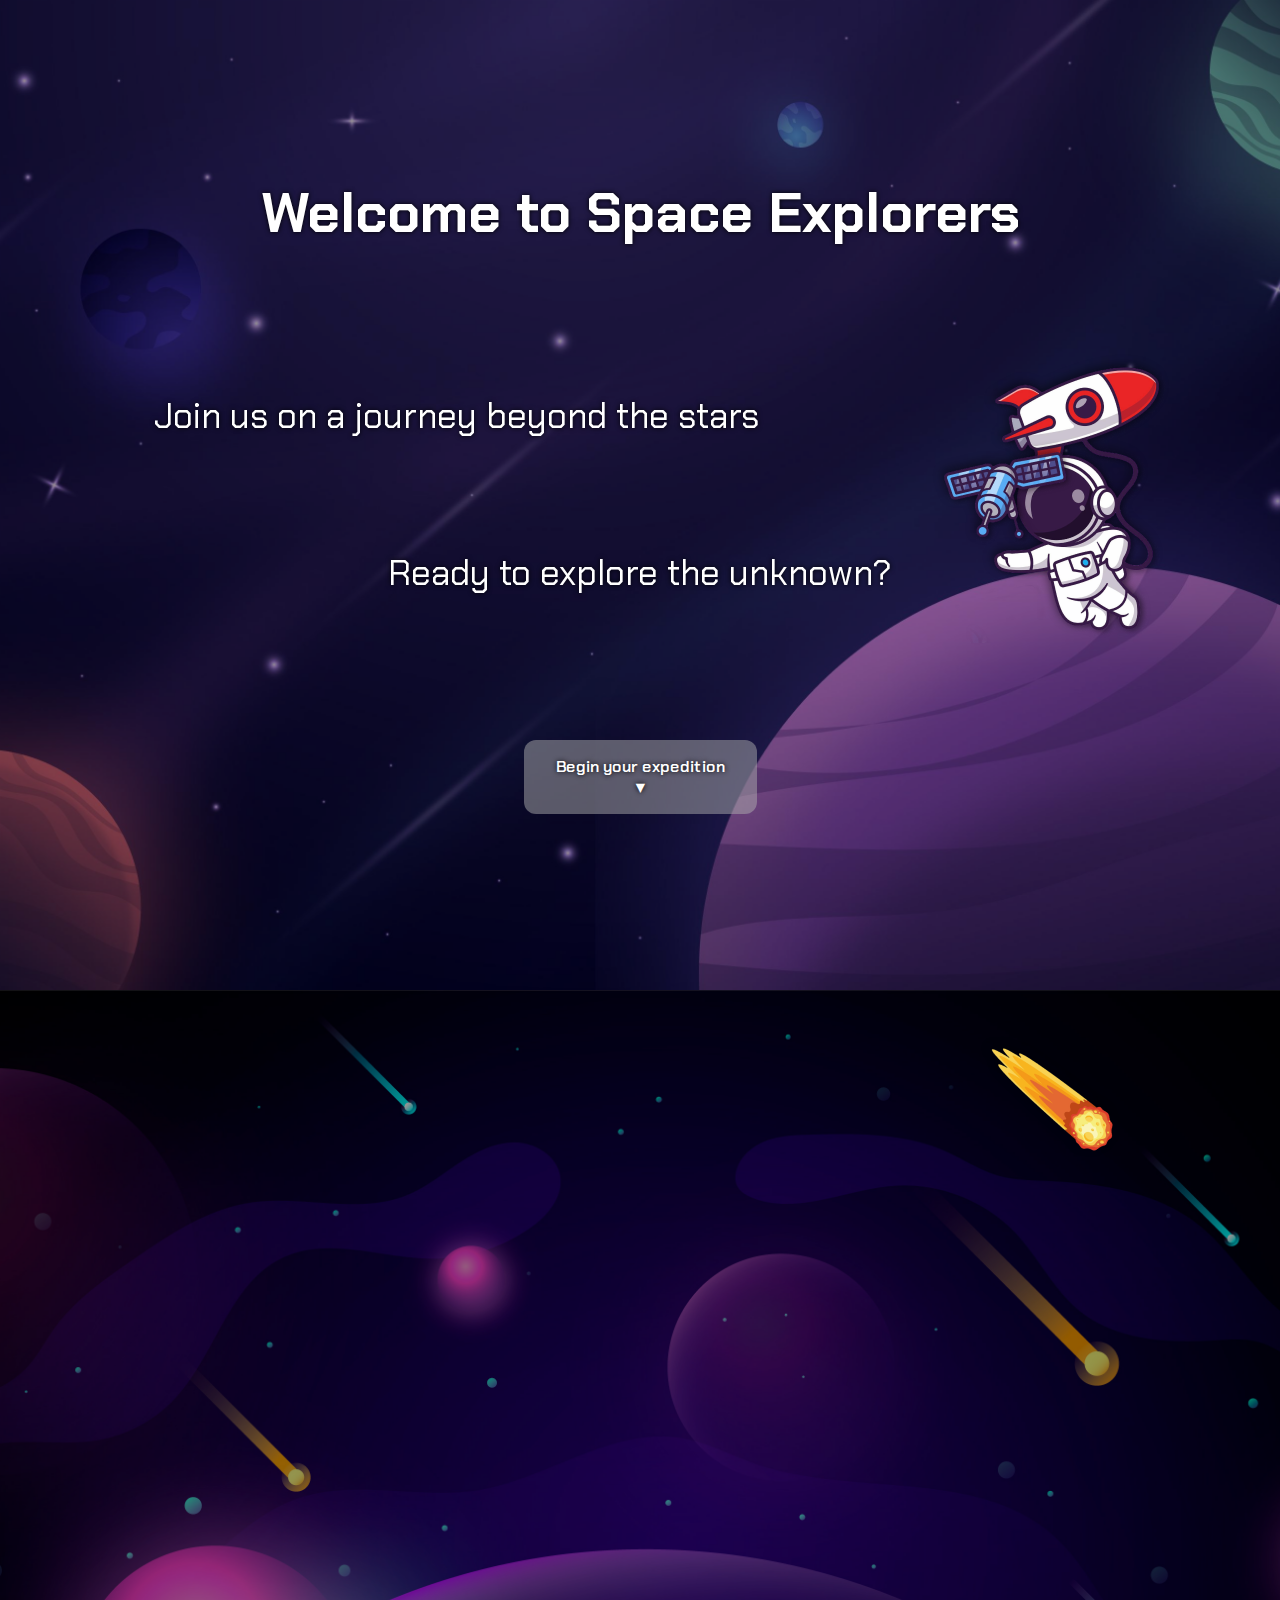
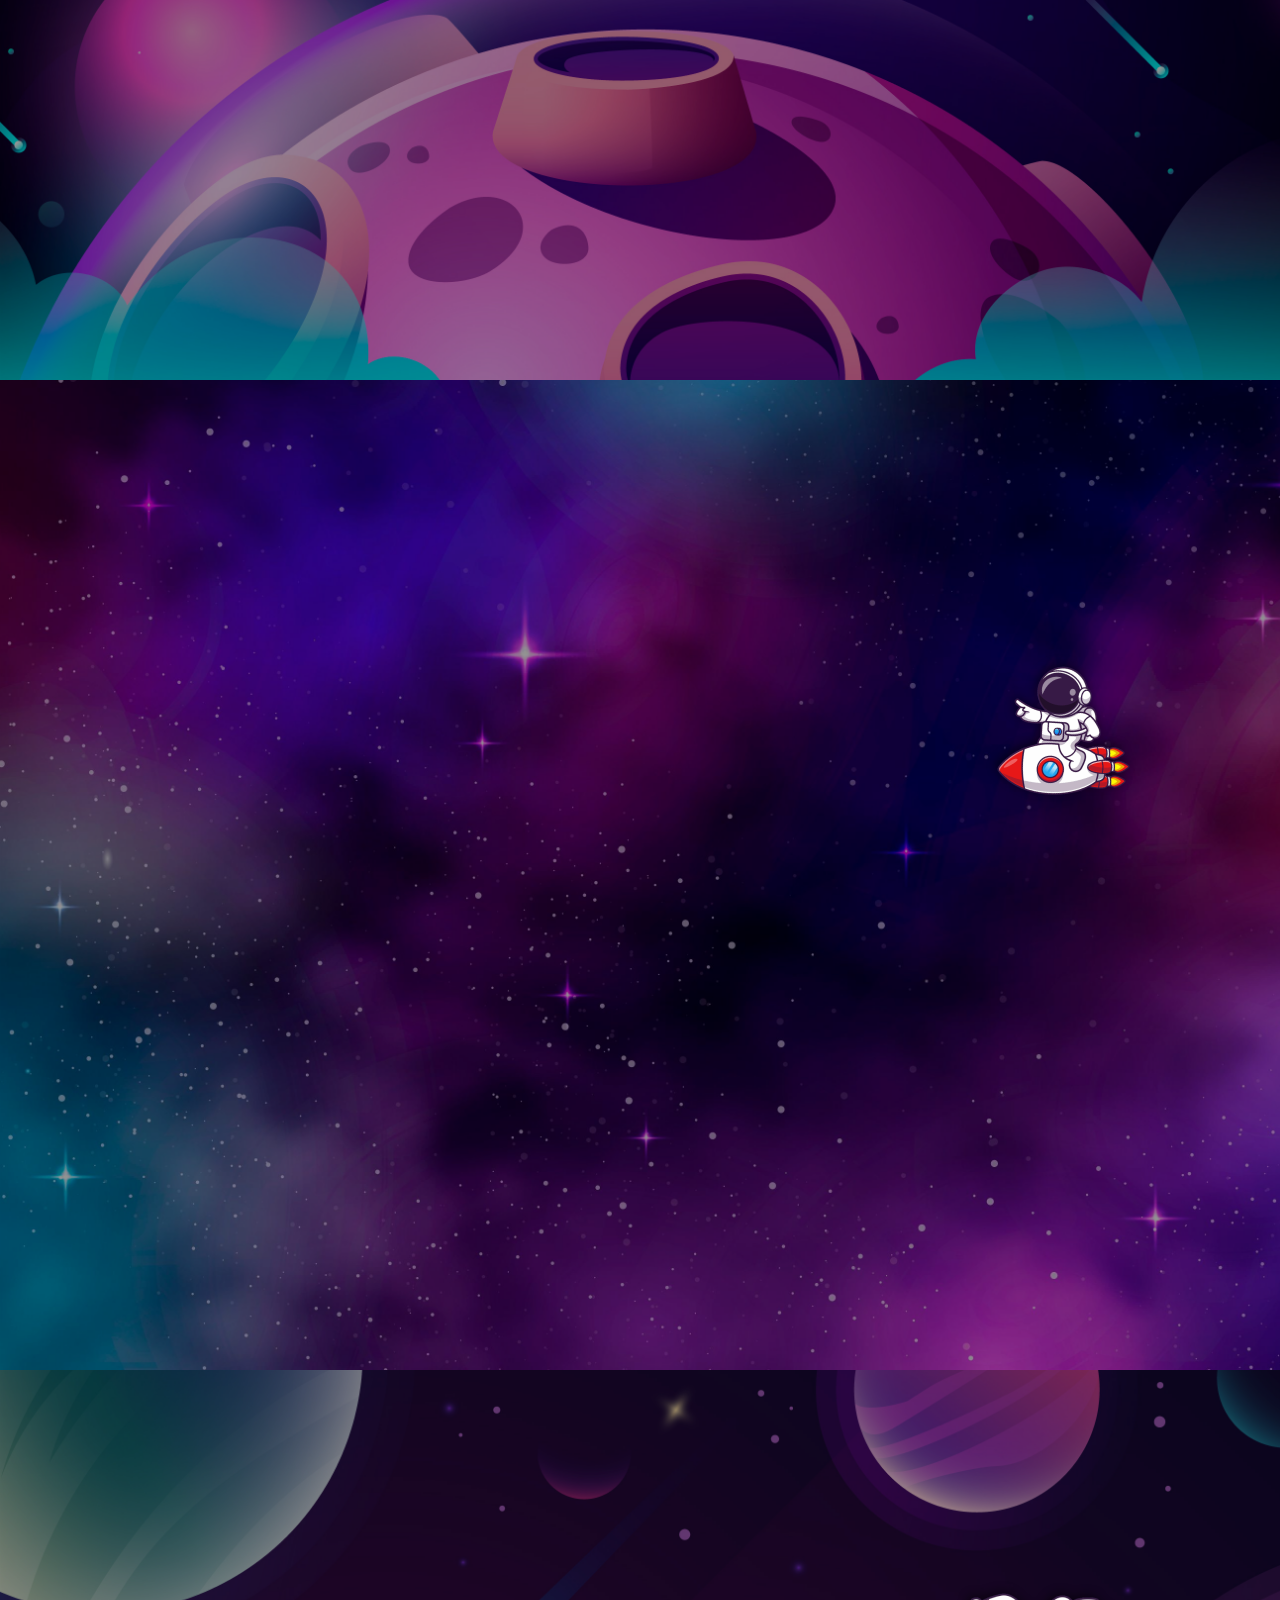
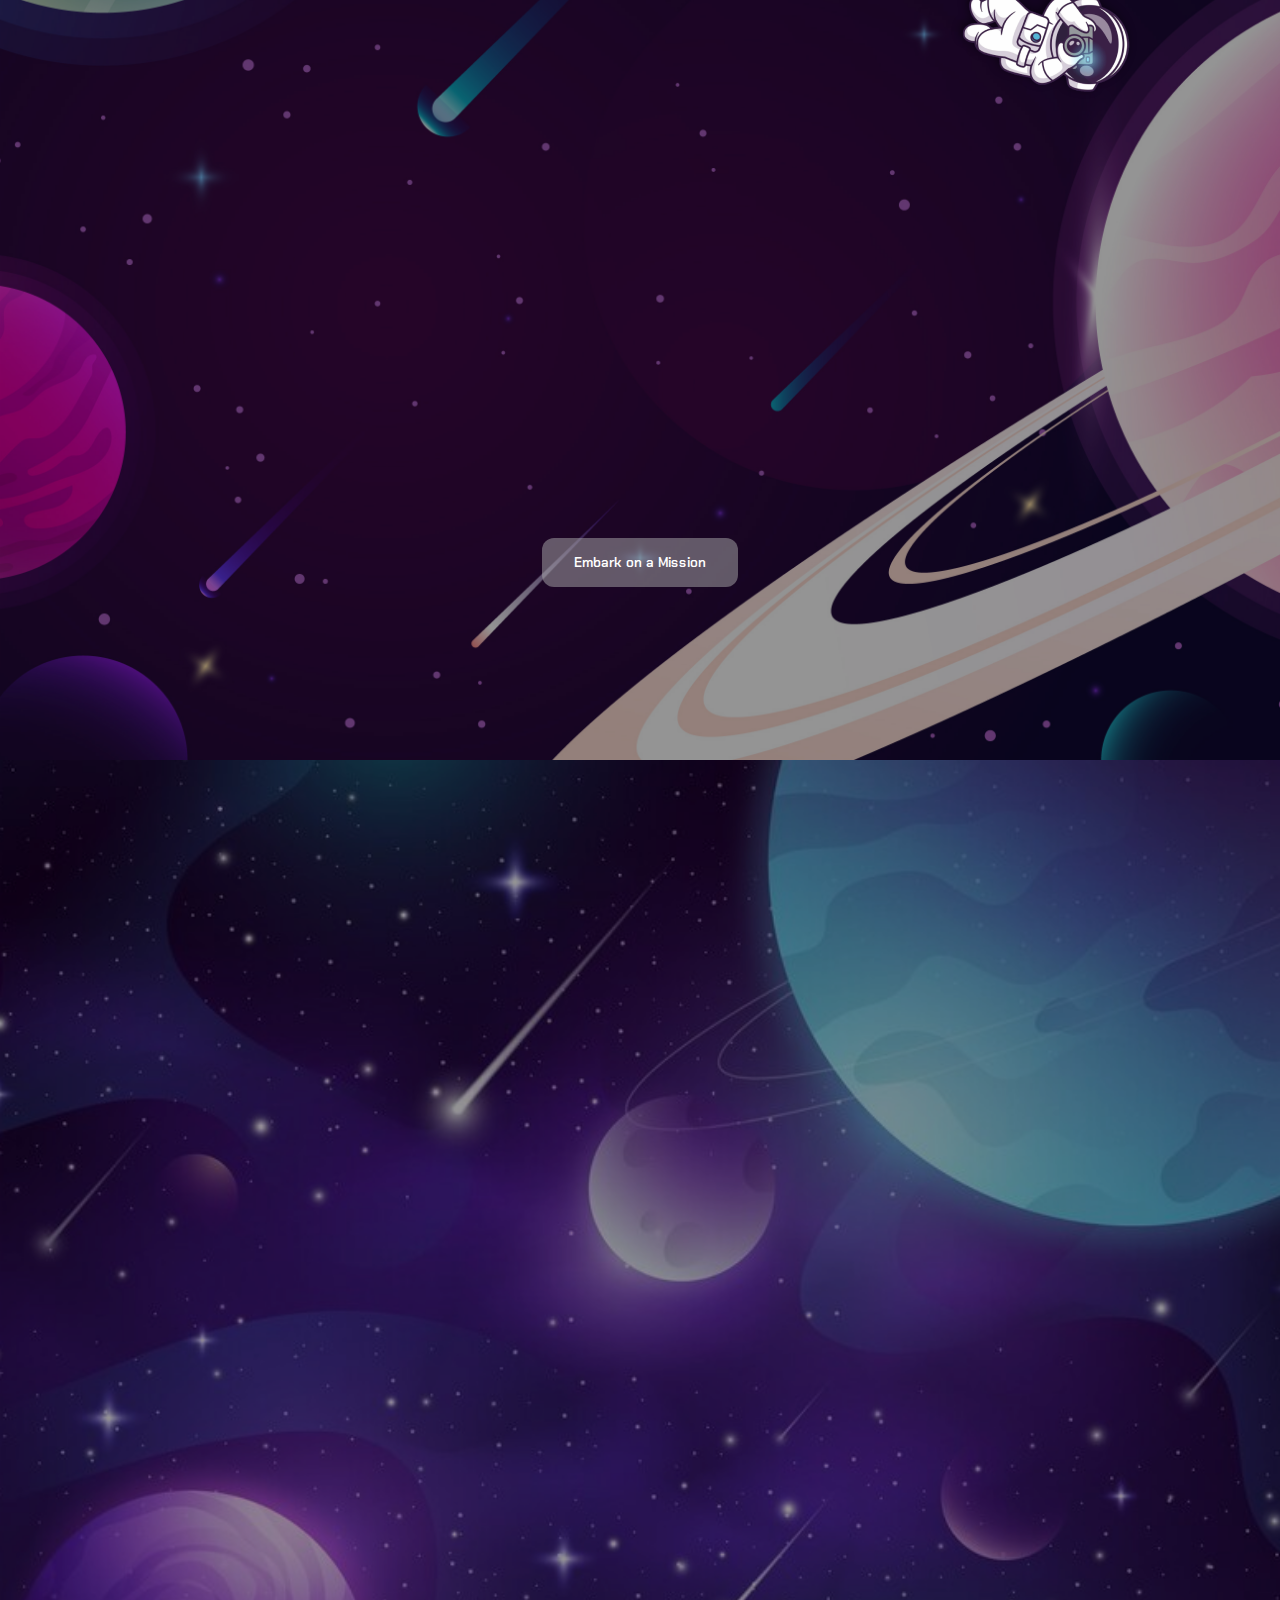
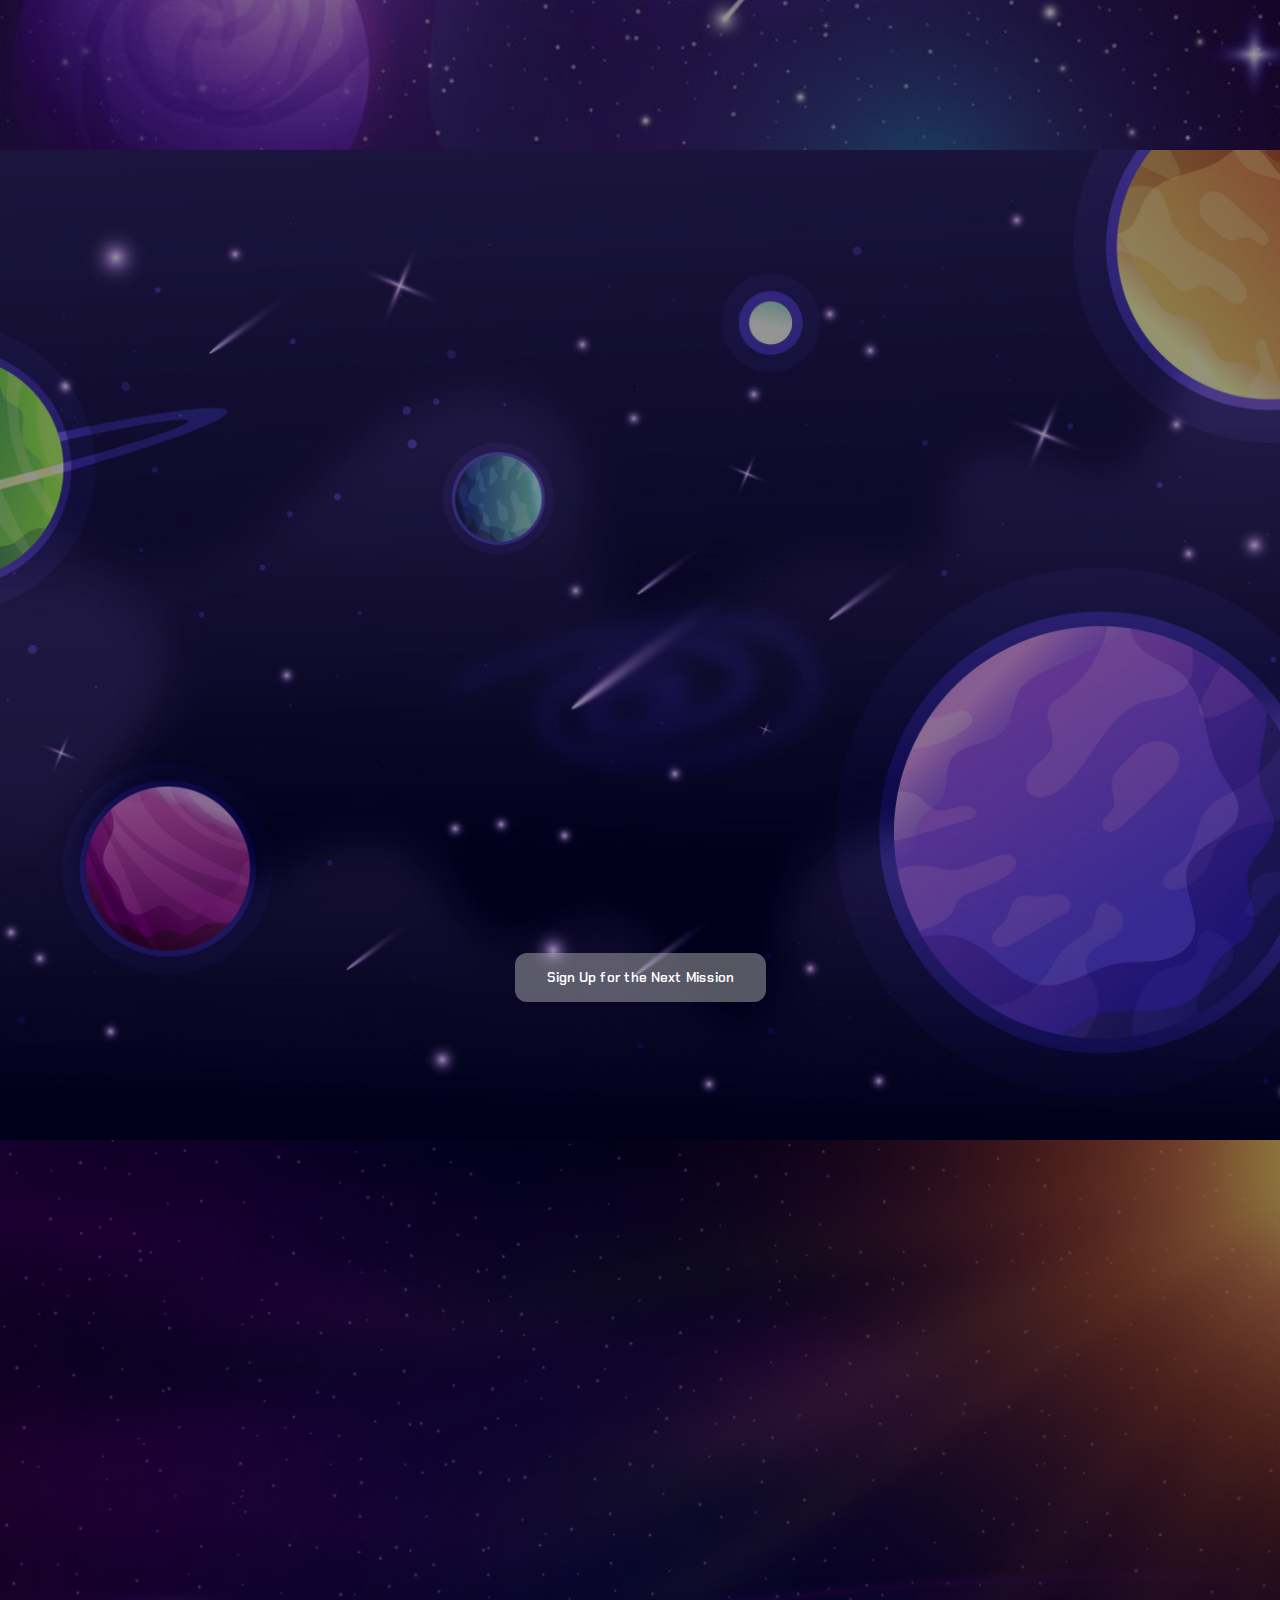
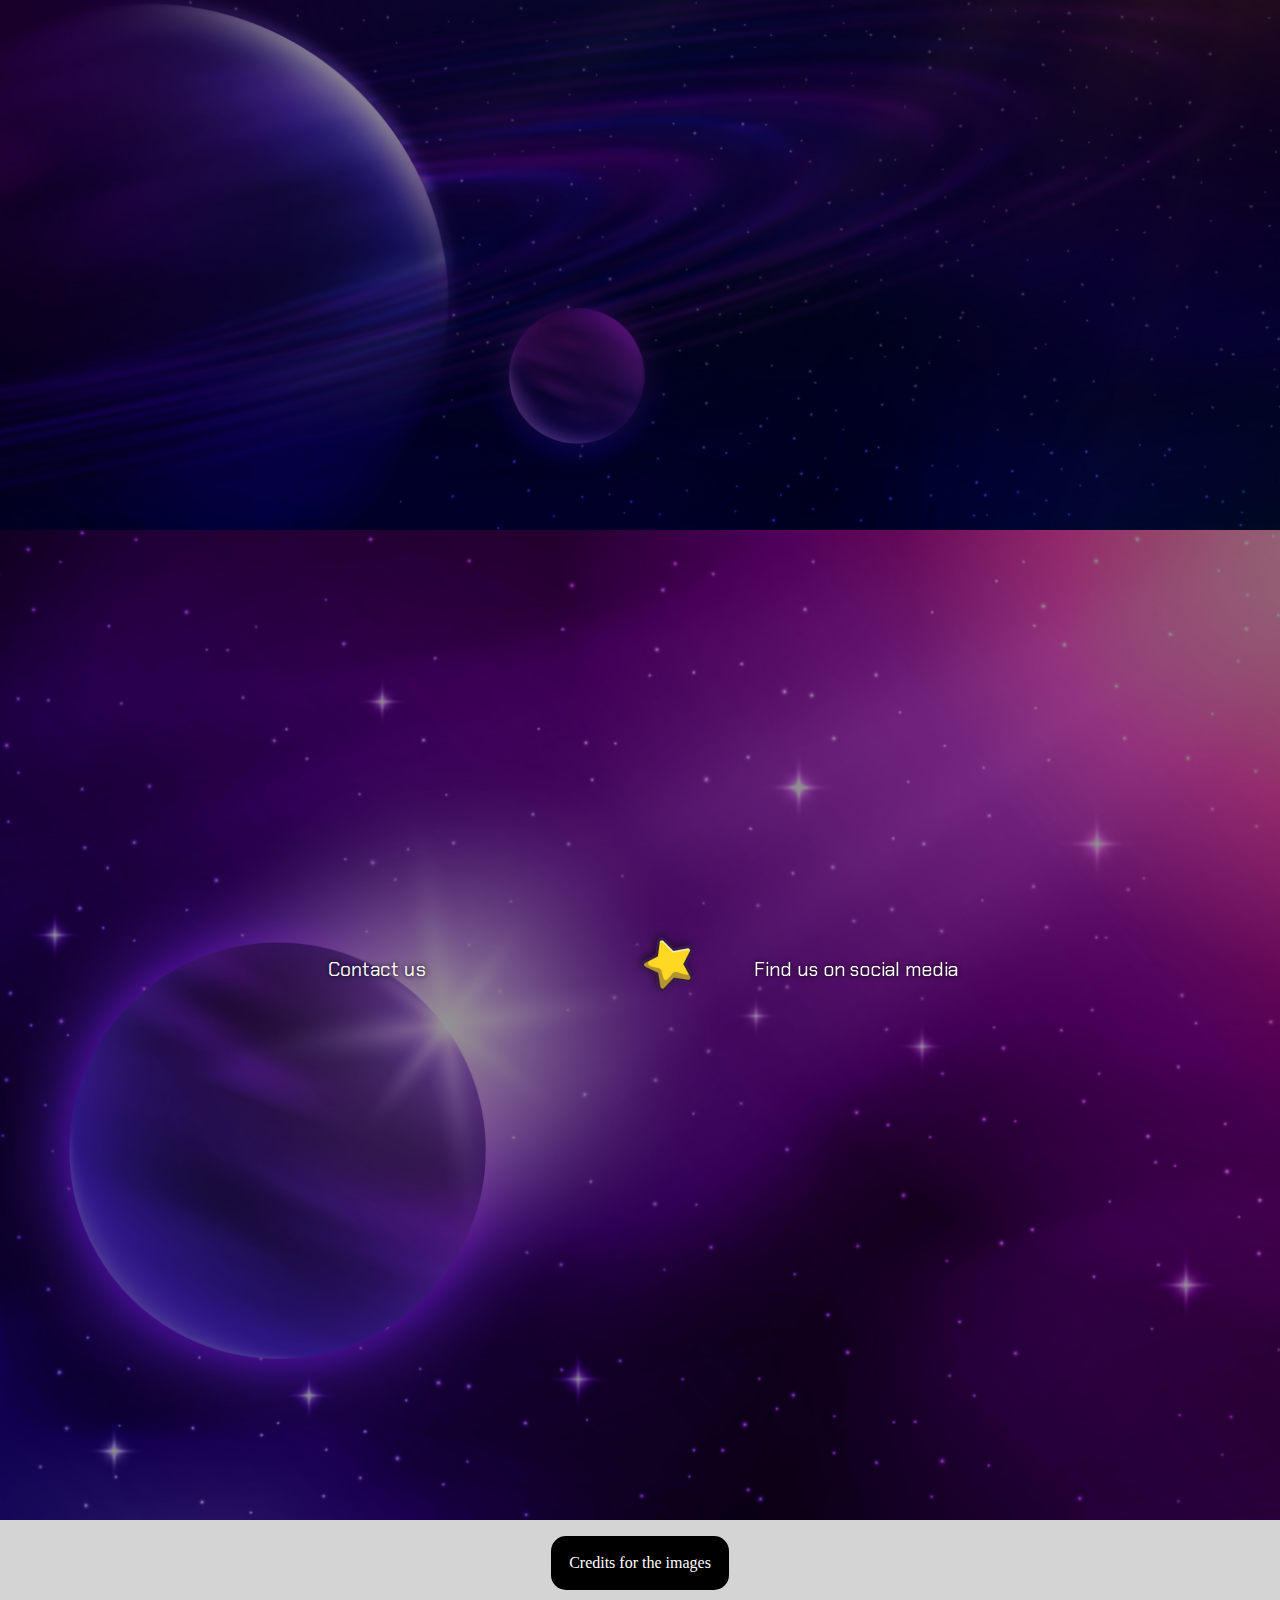
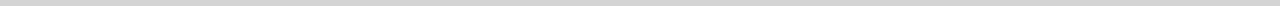
<file: index.html>
<!DOCTYPE html>
<html lang="en">
<head>
    <meta charset="UTF-8">
    <meta name="viewport" content="width=device-width, initial-scale=1.0">
    <title>Space Explorers</title>

    <link href="https://unpkg.com/aos@2.3.1/dist/aos.css" rel="stylesheet">

    <link rel="stylesheet" href="src/styles/style.css">
</head>
<body>
    <main>
        <!--! Hero  -->
        <section id="hero">
            <h1 data-aos="fade-down" data-aos-duration="1500">Welcome to Space Explorers</h1>
            <p data-aos="fade-right" data-aos-duration="2000">Join us on a journey beyond the stars</p>
            <p data-aos="fade-up" data-aos-duration="1800">Ready to explore the unknown?</p>
            <a href="#about-us" class="btn">Begin your expedition
                <br>▼
            </a>
            <img src="src/img/assets/astronaut-1.png" alt="" id="astronaut-1">
            <img src="src/img/assets/astronaut-1-satellite.png" alt="" id="satellite">
        </section>

        <!-- ! About Us -->
        <section id="about-us">
            <h2 data-aos="fade-down" data-aos-duration="1000">About Us</h2>
            <p data-aos="fade-right" data-aos-duration="1200">At Space Explorers, we are passionate about uncovering the mysteries of the cosmos</p>
            <p class="align-right" data-aos="fade-left" data-aos-duration="1600">Our mission is to push the boundaries of human knowledge and discover new galaxies, planets, and lifeforms in the vast expanse of space</p>
            <img src="src/img/assets/meteor.png" alt="" id="meteor">
            <img src="src/img/assets/astronaut-2.png" alt="" id="astronaut-2">
        </section>

        <!-- ! Our Fleet -->
        <section id="our-fleet">
            <h2 data-aos="flip-down" data-aos-duration="1000">Our Fleet of Spacecraft</h2>

            <img src="src/img/assets/astronaut-3.png" alt="" id="astronaut-3">

            <h3 data-aos="flip-right" data-aos-duration="1100">Explorer One</h3>
            <p data-aos="flip-right" data-aos-duration="1300">The flagship of our fleet, designed for deep space exploration</p>

            <h3 data-aos="flip-up" data-aos-duration="1000">Nebula Scout</h3>
            <p  class="align-center" data-aos="flip-down" data-aos-duration="1400">A lightweight ship perfect for galaxy mapping and asteroid research</p>

            <h3 data-aos="flip-left" data-aos-duration="1300">Stellar Cruiser</h3>
            <p class="align-right" data-aos="flip-left" data-aos-duration="1200">Built for long-distance journeys and comfortable crew accommodations</p>
        </section>

        <!-- ! Explore with us -->
        <section id="explore-with-us" data-aos-duration="1400">
            <h2 data-aos="zoom-in">Explore New Worlds</h2>

            <img src="src/img/assets/astronaut-4.png" alt="" id="astronaut-4">

            <p data-aos="zoom-in-right">With Space Explorers, every journey is a step into the unknown</p>
            <p class="align-right" data-aos="zoom-in-left">Join us as we chart new stars, moons, and undiscovered civilizations</p>

            <button class="btn">Embark on a Mission</button>
        </section>

        <!-- ! Mission Highlights -->
        <section id="mission-highlights">
            <h2 data-aos="zoom-out-down" data-aos-duration="1500">Mission Highlights</h2>

            <h3 data-aos="zoom-out-right" data-aos-duration="2000"><b>Journey</b> to proxima Centauri</h3>
            <p data-aos="zoom-out-left" data-aos-duration="2400">In 2045, our crew made history by reaching the closest star system to Earth</p>

            <img src="src/img/assets/astronaut-5.png" alt="" id="astronaut-5" data-aos="zoom-out-up" data-aos-duration="3000">

            <h3 class="align-right" data-aos="zoom-out-left" data-aos-duration="2000"><b>Discovery of Life</b> on Exoplanet Zeta-9</h3>
            <p class="align-right" data-aos="zoom-out-up" data-aos-duration="1800">In 2050, we discovered evidence of microbial life on a distant exoplanet.</p>
        </section>

        <!-- ! Join Us -->
        <section id="join-us" data-aos-duration="1000">
            <h2 data-aos="fade-down">Join the Crew</h2>
            <p data-aos="flip-down" data-aos-duration="2000">Do you have what it takes to be part of our next mission?</p>
            <p data-aos="flip-up" data-aos-duration="2600">We are always looking for brave souls to explore the stars!</p>

            <img src="src/img/assets/astronaut-6a.png" alt="" id="astronaut-6a" data-aos="flip-right" data-aos-duration="1600">
            <img src="src/img/assets/astronaut-6b.png" alt="" id="astronaut-6b" data-aos="flip-up" data-aos-duration="1200">

            <button class="btn">Sign Up for the Next Mission</button>
        </section>

        <!-- ! Testimonials -->
        <section id="testimonial">
            <h2 data-aos="fade-down-right" data-aos-duration="1600">What Our Explorers Say</h2>

            <span id="testimonies">
                <div  data-aos="flip-down" data-aos-duration="2000">
                    <img src="src/img/assets/testimony-1.svg" alt="">
                    <p>Space Explorers took me farther than I ever imagined. The universe is full of surprises!</p>
                    <p>— Commander Solis</p>
                </div>
                <div data-aos="flip-left" data-aos-duration="1600">
                    <img src="src/img/assets/testimony-2.jpg" alt="">
                    <p>Thanks to Space Explorers, I witnessed the birth of a new star. An experience I'll never forget</p>
                    <p>— Lieutenant Nova</p>
                </div>
            </span>

            <img src="src/img/assets/astronaut-7.png" alt="" id="astronaut-7" data-aos="fade-up-left" data-aos-duration="1100">
        </section>

        <!-- ! Contact -->
        <section id="contact">
            <div>
                <p>Contact us</p>
                <div id="contact-info">
                    <a name="phone" data-aos="fade-right">
                        <img src="src/img/assets/phone-black.png" alt="">
                    </a>
                    <a name="mail" data-aos="fade-left">
                        <img src="src/img/assets/mail-black.png" alt="">
                    </a>
                </div>
            </div>

            <div>
                <p>Find us on social media</p>
                <div id="social-media">
                    <a name="facebook" data-aos="zoom-in" data-aos-duration="1000">
                        <img src="src/img/assets/facebook-black.svg" alt="">
                    </a>
                    <a name="instagram" data-aos="zoom-in" data-aos-duration="5000">
                        <img src="src/img/assets/instagram-black.svg" alt="">
                    </a>
                    <a name="x" data-aos="zoom-in" data-aos-duration="3000">
                        <img src="src/img/assets/x-black.svg" alt="">
                    </a>
                </div>
            </div>

            <img src="src/img/assets/astronaut-8-star.png" alt="" id="star">
            <img src="src/img/assets/astronaut-8.png" alt="" id="astronaut-8">
        </section>
    </main>

    <footer>
        <p><a href="credits.html" id="credits-btn">Credits for the images</a></p>
    </footer>

    <script src="https://unpkg.com/aos@2.3.1/dist/aos.js"></script>
    <script>
        AOS.init();
    </script>
    <script src="src/scripts/script.js"></script>
</body>
</html>
</file>
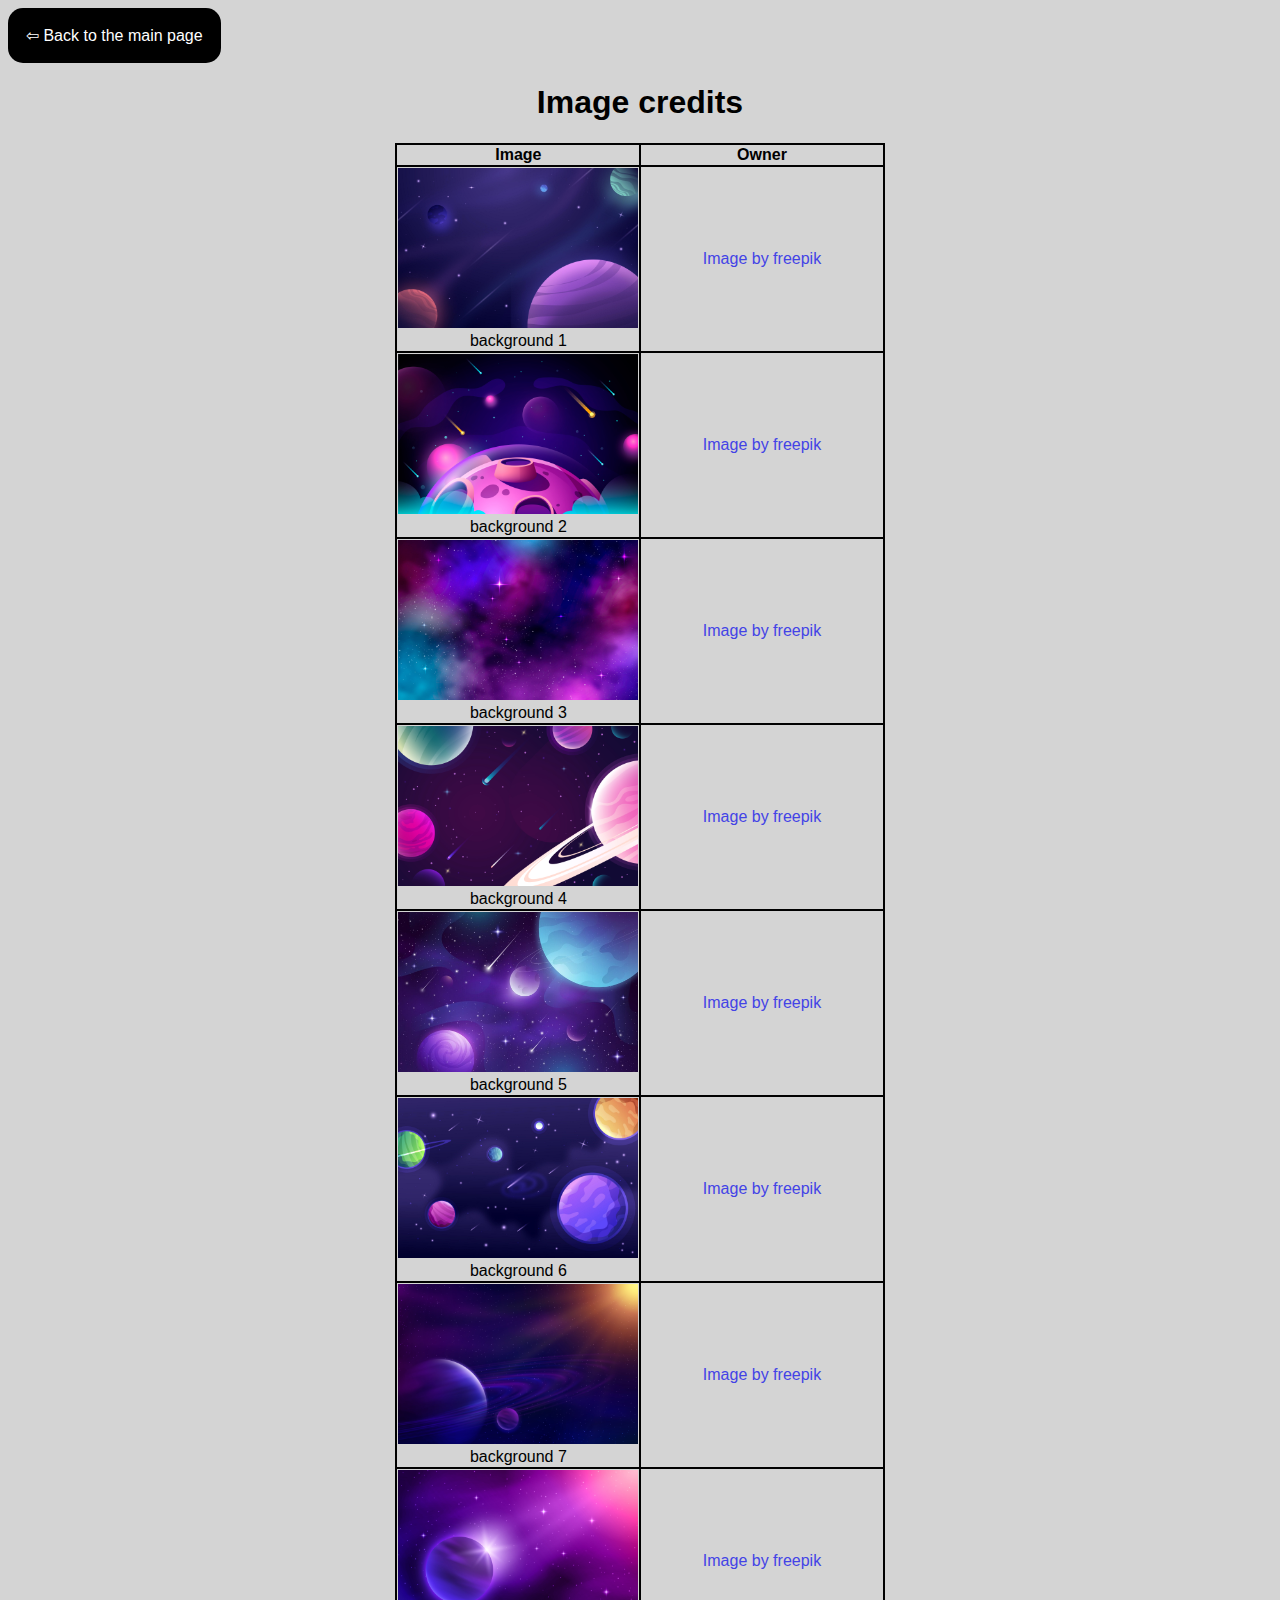
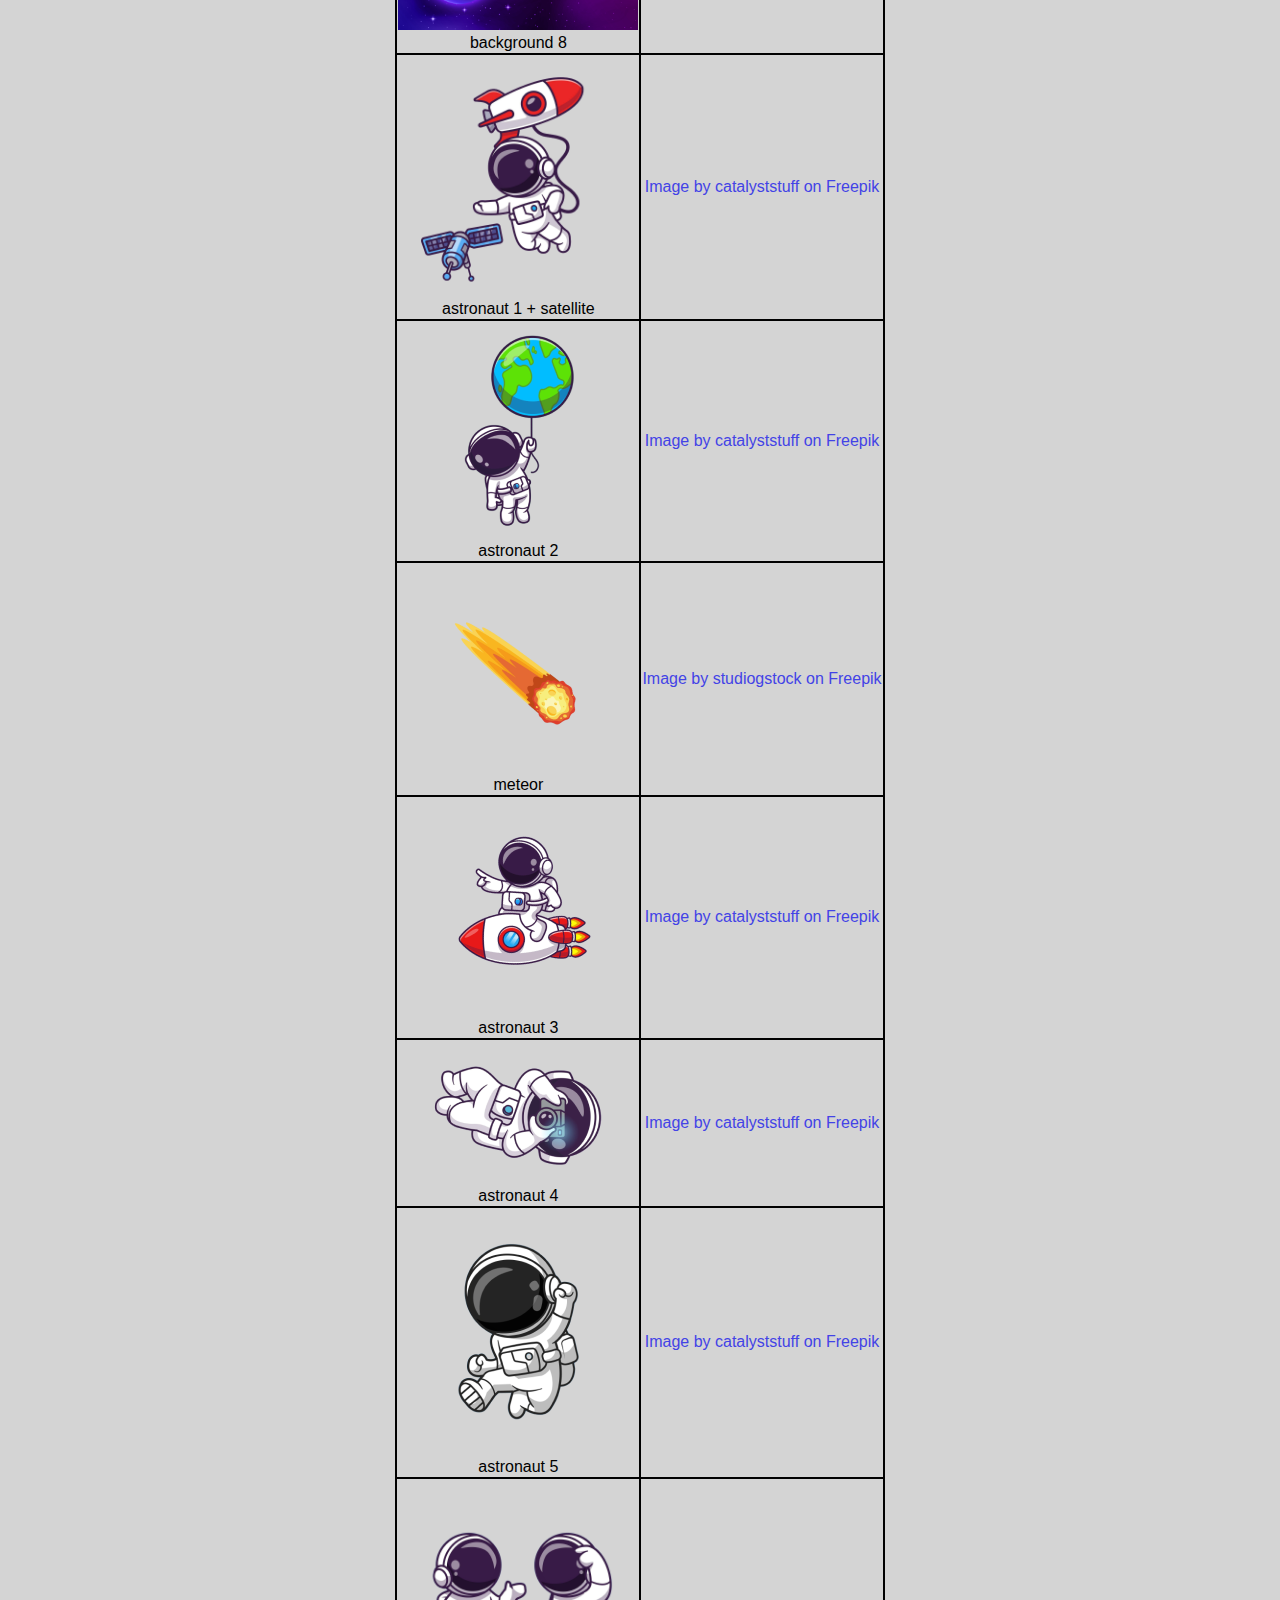
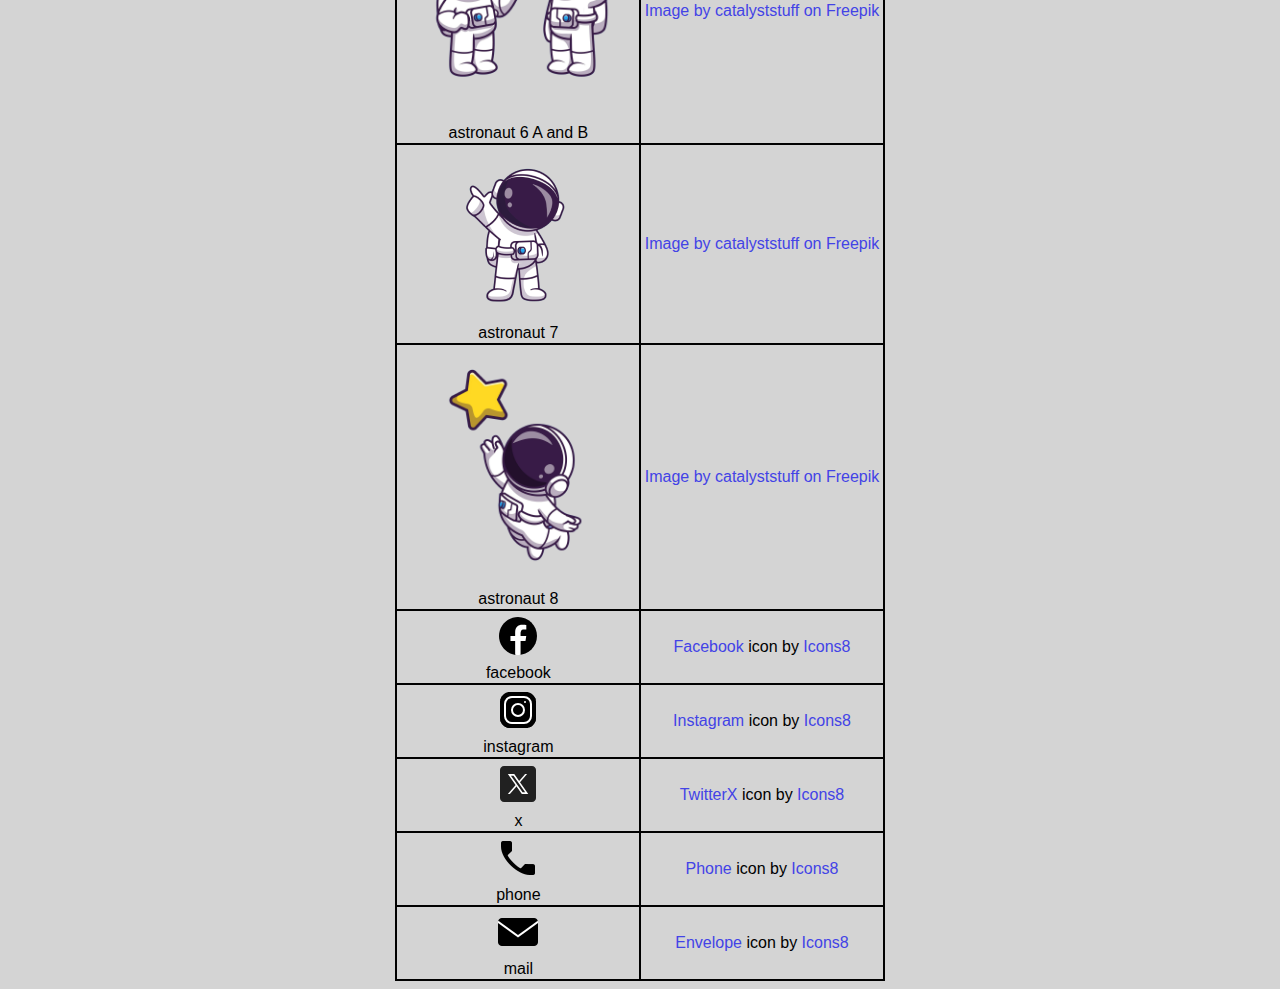
<file: credits.html>
<!DOCTYPE html>
<html lang="en">
<head>
    <meta charset="UTF-8">
    <meta name="viewport" content="width=device-width, initial-scale=1.0">
    <title>Image credits</title>
    <link rel="stylesheet" href="src/styles/credits.css">
</head>
<body>
    <a href="index.html" id="back-btn">⇦ Back to the main page</a>
    <h1>Image credits</h1>

    <table >
        <thead>
            <tr>
                <th scope="col">Image</th>
                <th scope="col">Owner</th>
            </tr>
        </thead>
        <!--! backgrounds -->
        <tbody>
            <tr>
                <td>
                    <picture>
                        <img src="src/img/backgrounds/background-1.jpg" alt="space background image">
                        <figcaption>background 1</figcaption>
                    </picture>
                </td>
                <td>
                    <a href="https://www.freepik.com/free-vector/gradient-galaxy-background_14658063.htm#position=9" target="_blank">Image by freepik</a>
                </td>
            </tr>
            <tr>
                <td>
                    <picture>
                        <img src="src/img/backgrounds/background-2.jpg" alt="space background image">
                        <figcaption>background 2</figcaption>
                    </picture>
                </td>
                <td>
                    <a href="https://www.freepik.com/free-vector/gradient-galaxy-background_72132690.htm#position=8" target="_blank">Image by freepik</a>
                </td>
            </tr>
            <tr>
                <td>
                    <picture>
                        <img src="src/img/backgrounds/background-3.jpg" alt="space background image">
                        <figcaption>background 3</figcaption>
                    </picture>
                </td>
                <td>
                    <a href="https://www.freepik.com/free-vector/realistic-colorful-galaxy-background_14121182.htm#position=1" target="_blank">Image by freepik</a>
                </td>
            </tr>
            <tr>
                <td>
                    <picture>
                        <img src="src/img/backgrounds/background-4.jpg" alt="space background image">
                        <figcaption>background 4</figcaption>
                    </picture>
                </td>
                <td>
                    <a href="https://www.freepik.com/free-vector/gradient-universe-background_32499951.htm#position=7" target="_blank">Image by freepik</a>
                </td>
            </tr>
            <tr>
                <td>
                    <picture>
                        <img src="src/img/backgrounds/background-5.jpg" alt="space background image">
                        <figcaption>background 5</figcaption>
                    </picture>
                </td>
                <td>
                    <a href="https://www.freepik.com/free-vector/gradient-galaxy-background_14658088.htm#position=18" target="_blank">Image by freepik</a>
                </td>
            </tr>
            <tr>
                <td>
                    <picture>
                        <img src="src/img/backgrounds/background-6.jpg" alt="space background image">
                        <figcaption>background 6</figcaption>
                    </picture>
                </td>
                <td>
                    <a href="https://www.freepik.com/free-vector/gradient-galaxy-background_14658075.htm#position=5" target="_blank">Image by freepik</a>
                </td>
            </tr>
            <tr>
                <td>
                    <picture>
                        <img src="src/img/backgrounds/background-7.jpg" alt="space background image">
                        <figcaption>background 7</figcaption>
                    </picture>
                </td>
                <td>
                    <a href="https://www.freepik.com/free-vector/realistic-galaxy-background_72657892.htm#position=4" target="_blank">Image by freepik</a>
                </td>
            </tr>
            <tr>
                <td>
                    <picture>
                        <img src="src/img/backgrounds/background-8.jpg" alt="space background image">
                        <figcaption>background 8</figcaption>
                    </picture>
                </td>
                <td>
                    <a href="https://www.freepik.com/free-vector/realistic-galaxy-background_72657882.htm#position=3" target="_blank">Image by freepik</a>
            </tr>
            <!-- ! assets -->
            <tr>
                <td>
                    <picture>
                        <img src="src/img/assets/astronaut-1-full.png" alt="astronaut 1 + satellite img">
                        <figcaption>astronaut 1 + satellite</figcaption>
                    </picture>
                </td>
                <td>
                    <a href="https://www.freepik.com/free-vector/cute-astronaut-floating-with-satellite-rocket-space-cartoon-vector-icon-illustration-science_56274169.htm#position=36" target="_blank">Image by catalyststuff on Freepik</a>
                </td>
            </tr>
            <tr>
                <td>
                    <picture>
                        <img src="src/img/assets/astronaut-2.png" alt="astronaut 2 img">
                        <figcaption>astronaut 2</figcaption>
                    </picture>
                </td>
                <td>
                    <a href="https://www.freepik.com/free-vector/cute-astronaut-floating-with-earth-world-balloon-cartoon-vector-icon-illustration-science-technology-icon-concept-isolated-premium-vector-flat-cartoon-style_20057052.htm#position=12" target="_blank">Image by catalyststuff on Freepik</a>
                </td>
            </tr>
            <tr>
                <td>
                    <picture>
                        <img src="src/img/assets/meteor.png" alt="meteor img">
                        <figcaption>meteor</figcaption>
                    </picture>
                </td>
                <td>
                    <a href="https://www.freepik.com/free-vector/burning-fireball-galaxy_136488418.htm#position=11" target="_blank">Image by studiogstock on Freepik</a>
                </td>
            </tr>
            <tr>
                <td>
                    <picture>
                        <img src="src/img/assets/astronaut-3.png" alt="astronaut 3 img">
                        <figcaption>astronaut 3</figcaption>
                    </picture>
                </td>
                <td>
                    <a href="https://www.freepik.com/free-vector/cute-astronaut-pointing-rocket-cartoon-vector-icon-illustration-science-technology-icon-isolated_25864838.htm#position=35" target="_blank">Image by catalyststuff on Freepik</a>
                </td>
            </tr>
            <tr>
                <td>
                    <picture>
                        <img src="src/img/assets/astronaut-4.png" alt="astronaut 4 img">
                        <figcaption>astronaut 4</figcaption>
                    </picture>
                </td>
                <td>
                    <a href="https://www.freepik.com/free-vector/cute-astronaut-holding-camera-space-cartoon-vector-icon-illustration-science-technology-isolated_57145133.htm#position=37" target="_blank">Image by catalyststuff on Freepik</a>
                </td>
            </tr>
            <tr>
                <td>
                    <picture>
                        <img src="src/img/assets/astronaut-5.png" alt="astronaut 5 img">
                        <figcaption>astronaut 5</figcaption>
                    </picture>
                </td>
                <td>
                    <a href="https://www.freepik.com/free-vector/happy-astronaut-jumping-cartoon-vector-icon-illustration-science-technology-icon-concept-isolated-premium-vector-flat-cartoon-style_18790456.htm#position=32" target="_blank">Image by catalyststuff on Freepik</a>
                </td>
            </tr>
            <tr>
                <td>
                    <picture>
                        <img src="src/img/assets/astronaut-6-full.png" alt="astronaut 6 img">
                        <figcaption>astronaut 6 A and B</figcaption>
                    </picture>
                </td>
                <td>
                    <a href="https://www.freepik.com/free-vector/astronauts-talking-cartoon-illustration-science-technology-concept-isolated-flat-cartoon-style_16424094.htm#position=26" target="_blank">Image by catalyststuff on Freepik</a>
                </td>
            </tr>
            <tr>
                <td>
                    <picture>
                        <img src="src/img/assets/astronaut-7.png" alt="astronaut 7 img">
                        <figcaption>astronaut 7</figcaption>
                    </picture>
                </td>
                <td>
                    <a href="https://www.freepik.com/free-vector/cute-astronaut-dance-cartoon-vector-icon-illustration-technology-science-icon-concept-isolated-premium-vector-flat-cartoon-style_20057099.htm#position=30" target="_blank">Image by catalyststuff on Freepik</a>
                </td>
            </tr>
            <tr>
                <td>
                    <picture>
                        <img src="src/img/assets/astronaut-8-full.png" alt="astronaut 8 img">
                        <figcaption>astronaut 8</figcaption>
                    </picture>
                </td>
                <td>
                    <a href="https://www.freepik.com/free-vector/astronaut-catching-star-cartoon-vector-icon-illustration-science-technology-icon-concept-isolated-premium-vector-flat-cartoon-style_16844015.htm#position=27" target="_blank">Image by catalyststuff on Freepik</a>
                </td>
            </tr>
            <!-- ! social media and contact icons -->
            <tr>
                <td>
                    <picture>
                        <img src="src/img/assets/facebook-black.svg" alt="facebook img">
                        <figcaption>facebook</figcaption>
                    </picture>
                </td>
                <td>
                    <a href="https://icons8.com/icon/118497/facebook" target="_blank">Facebook</a> icon by <a target="_blank" href="https://icons8.com">Icons8</a>
                </td>
            </tr>
            <tr>
                <td>
                    <picture>
                        <img src="src/img/assets/instagram-black.svg" alt="instagram img">
                        <figcaption>instagram</figcaption>
                    </picture>
                </td>
                <td>
                    <a target="_blank" href="https://icons8.com/icon/32323/instagram">Instagram</a> icon by <a target="_blank" href="https://icons8.com">Icons8</a>
                </td>
            </tr>
            <tr>
                <td>
                    <picture>
                        <img src="src/img/assets/x-black.svg" alt="x img">
                        <figcaption>x</figcaption>
                    </picture>
                </td>
                <td>
                    <a target="_blank" href="https://icons8.com/icon/ClbD5JTFM7FA/twitterx">TwitterX</a> icon by <a target="_blank" href="https://icons8.com">Icons8</a>
                </td>
            </tr>
            <tr>
                <td>
                    <picture>
                        <img src="src/img/assets/phone-black.png" alt="phone img">
                        <figcaption>phone</figcaption>
                    </picture>
                </td>
                <td>
                    <a target="_blank" href="https://icons8.com/icon/12921/phone">Phone</a> icon by <a target="_blank" href="https://icons8.com">Icons8</a>
                </td>
            </tr>
            <tr>
                <td>
                    <picture>
                        <img src="src/img/assets/mail-black.png" alt="mail img">
                        <figcaption>mail</figcaption>
                    </picture>
                </td>
                <td>
                    <a target="_blank" href="https://icons8.com/icon/19408/envelope">Envelope</a> icon by <a target="_blank" href="https://icons8.com">Icons8</a>
                </td>
            </tr>
        </tbody>
    </table>
</body>
</html>
</file>
<file: src/styles/style.css>
@import url('https://fonts.googleapis.com/css2?family=Chakra+Petch:ital,wght@0,300;0,400;0,500;0,600;0,700;1,300;1,400;1,500;1,600;1,700&display=swap');

@import "animations.css";

:root {
    --main-font: 'Chakra Petch', sans-serif;
}

* {
    margin: 0;
    padding: 0;
    box-sizing: border-box;
}

*:not(img) {
    position: relative;
    z-index: 1;
}

html {
    scroll-behavior: smooth;
}

body {
    background-color: #d4d4d4;
}

img:not(#testimonies img, #contact-info img, #social-media img) {
    position: absolute;
    z-index: 0;
    right: 10%;
    will-change: transform, margin-bottom, margin-top;
    filter: drop-shadow(-2px -3px 5px #00000079);
}

.align-right {
    text-align: right;
}

.align-center {
    text-align: center;
}

main {
    width: 100%;
    height: 100%;
    color: #fff;
    text-shadow: 0 0 5px #000;
    font-family: var(--main-font);
    font-weight: 400;
}

section {
    width: 100%;
    min-height: 110vh;
    padding: 2rem;
    background: center no-repeat scroll;
    background-size: cover;
    box-shadow: inset 1000px 1000px 10px #0000006b;
    overflow: hidden;

    display: flex;
    flex-direction: column;
    flex-wrap: nowrap;

    h1 {
        font-size: 3.5rem;
    }

    h1,
    h2 {
        text-align: center;
        align-self: center;
        margin: 2rem auto;
    }

    h2 {
        font-size: 2.4rem;
    }

    h3 {
        font-size: 1.8rem;
    }

    p {
        font-size: 1.2rem;
    }

    .btn {
        max-width: fit-content;
        align-self: center;
        padding: 1rem 2rem;
        margin: 2rem auto;
        border: none;
        border-radius: 12px;
        background-color: #b1b1b17c;
        color: #fff;
        font-family: var(--main-font);
        font-weight: 600;
        cursor: pointer;
        transition: all 0.3s ease-in-out;

        &:hover {
            background-color: #fff;
            color: #000;
        }
    }

    a.btn {
        text-decoration: none;
        text-align: center;
    }
}

#hero {
    background-image: url("../img/backgrounds/background-1.jpg");
    flex-direction: column;
    justify-content: space-evenly;

    img {
        margin-left: 50%;
    }

    img#astronaut-1 {
        animation: astronautOneUpAndDown 4s ease-in-out infinite alternate;
        right: 5%;
    }

    img#satellite {
        animation: satelliteUpAndDown 4s ease-in-out infinite alternate;
        right: 15%;
    }

    p {
        font-size: 2.2rem;
    }

    p:first-of-type {
        align-self: flex-start;
        margin-left: 10%;
    }

    p:last-of-type {
        align-self: center;
    }
}

#about-us {
    background-image: url("../img/backgrounds/background-2.jpg");
    display: grid;
    grid-template-areas: ". title ."
        "p1 . p2";

    h2 {
        grid-area: title;
        text-align: center;
        margin-top: -2rem;
    }

    p {
        max-width: 640px;
        justify-self: center;
        font-size: 1.6rem;
    }

    p:first-of-type {
        grid-area: p1;
        text-align: left;
    }

    p:last-of-type {
        grid-area: p2;
    }

    img#meteor {
        animation: meteorFall 6s ease-out infinite;
        z-index: 0;
    }

    img#astronaut-2 {
        bottom: 5%;
        left: -10%;
        animation: astronautFloatX 30s alternate infinite, astronautFloatY 3s ease-in-out alternate infinite;
        /* TODO Change the animation-duration depending on the screen size */
    }
}

#our-fleet {
    background-image: url("../img/backgrounds/background-3.jpg");
    display: grid;
    grid-template-areas: ". title ."
        "h3a h3b h3c"
        "pa pb pc";
    column-gap: .5rem;
    row-gap: 4rem;
    grid-template-columns: 1fr 1.5fr 1fr;
    grid-template-rows: 40% 10% 30%;
    z-index: 0;

    h2 {
        grid-area: title;
    }

    h3,
    p {
        justify-self: center;
    }

    h3 {
        align-self: center;
    }

    h3:nth-of-type(1) {
        grid-area: h3a;
    }

    h3:nth-of-type(2) {
        grid-area: h3b;
    }

    h3:nth-of-type(3) {
        grid-area: h3c;
        text-align: right;
    }

    p:nth-of-type(1) {
        grid-area: pa;
    }

    p:nth-of-type(2) {
        grid-area: pb;
    }

    p:nth-of-type(3) {
        grid-area: pc;
    }

    img#astronaut-3 {
        top: 25%;
        animation: astronautMoveLeft 6s ease-in-out infinite;
    }
}

#explore-with-us {
    background-image: url("../img/backgrounds/background-4.jpg");
    justify-content: space-evenly;

    p {
        font-size: 1.8rem;
        max-width: 600px;
    }

    p:first-of-type {
        align-self: flex-start;
        margin-left: 5%;
    }

    p:last-of-type {
        align-self: flex-end;
        margin-right: 5%;
    }

    img#astronaut-4 {
        top: 20%;
        animation: astronautOrbit 25s linear infinite, astronautZoomIn 10s ease-in;
    }
}

#mission-highlights {
    background-image: url("../img/backgrounds/background-5.jpg");
    display: grid;
    grid-template-areas: ". title ."
        "h3a . h3b"
        "p1 . p2";
    grid-template-rows: 40% 15% 30%;
    grid-template-columns: 1.5fr 1fr 1.5fr;

    h2 {
        grid-area: title;
    }

    h3:first-of-type {
        grid-area: h3a;
    }

    h3:last-of-type {
        grid-area: h3b;
    }

    p {
        font-size: 1.4rem;
    }

    p:first-of-type {
        grid-area: p1;
    }

    p:last-of-type {
        grid-area: p2;
    }

    b {
        font-weight: bold;
        text-decoration: underline;
    }

    h3:first-of-type,
    p:first-of-type {
        margin-left: 4rem;
    }

    h3:last-of-type,
    p:last-of-type {
        margin-right: 4rem;
    }

    img#astronaut-5 {
        top: 40%;
        right: 42vw;
    }
}

#join-us {
    background-image: url("../img/backgrounds/background-6.jpg");
    /* align-items: center; */
    justify-content: space-around;

    p {
        font-size: 1.6rem;
        margin: 0 auto;
        text-align: left;
    }

    p:first-of-type {
        margin-bottom: 2.5rem;
    }

    img#astronaut-6a {
        left: 75vw;
    }

    .animationShakeX {
        animation: astronautShakeX 1.5s ease-in-out;
    }

    img#astronaut-6b {
        left: 86vw;
    }

    .animationShakeY {
        animation: astronautShakeY 1.5s ease-in-out;
    }
}

#testimonial {
    background-image: url("../img/backgrounds/background-7.jpg");


    #testimonies {
        width: 100%;
        display: flex;
        flex-direction: row;
        gap: 2rem;
        justify-content: space-evenly;
        align-items: baseline;
        margin: auto;

        div {
            display: flex;
            flex-direction: column;
            align-items: center;
            gap: 1rem;
            max-width: 500px;
            background-color: #0000004d;
            padding: 1rem;
            border-radius: 15px;

            p:first-of-type {
                font-size: 1.6rem;
                max-width: 800px;
            }

            p:last-of-type {
                align-self: flex-end;
                margin-right: 2rem;
            }
        }

        img {
            max-width: 160px;
            border-radius: 50%;
        }
    }

    img#astronaut-7 {
        bottom: 5%;
    }
}

#contact {
    background-image: url("../img/backgrounds/background-8.jpg");
    display: flex;
    flex-wrap: wrap;
    flex-direction: row;
    align-items: center;
    justify-content: space-evenly;

    p {
        text-align: center;
        margin-bottom: 2rem;
    }

    #contact-info,
    #social-media {
        display: flex;
        flex-wrap: wrap;
        align-items: center;
        justify-content: flex-start;
        gap: 1rem;

        a {
            display: flex;
            align-items: center;
            justify-content: center;
            background-color: #fff;
            width: 80px;
            height: 80px;

            border-radius: 12px;
            cursor: pointer;
            transition: all 0.3s ease-in;

            &:hover {
                transform: rotate(45deg);
                background-color: #0000007c;

                img {
                    rotate: -45deg;
                }
            }
        }

        a[name="facebook"]:hover {
            background-color: #039ae5;
        }

        a[name="instagram"]:hover {
            background-image: linear-gradient(to bottom right, #304FFE, #4928F4, #6200EA, #673AB7, #8E24AA, #C2185B, #D81B60, #F50057, #FF1744, #FF5722, #FF6F00, #FF9800, #FFC107, #FFD54F, #FFE082, #FFECB3);
        }

        a[name="x"]:hover {
            background-color: #000;
        }
    }

    #contact-info img,
    #social-media img {
        transition: all 0.3s ease-in;
    }

    #social-media img {
        width: 72px;
    }

    img#star {
        top: 45vh;
        right: 45vw;
        animation: starSquare 20s ease-in-out infinite;
    }

    img#astronaut-8 {
        top: 45vh;
        right: 30vw;
        opacity: 0;
        animation: astronautSquare 20s ease-in-out infinite 4s;
    }
}

a#credits-btn {
    display: block;
    background-color: #000;
    color: #fff;
    padding: 1rem;
    border-radius: 15px;
    width: fit-content;
    text-decoration: none;
    margin: 1rem auto;
    border: 2px solid transparent;
    transition: all 0.3s ease-in;

    &:hover {
        color: #000;
        background-color: #fff;
        border-color: #000;
    }
}

@media screen and (max-width: 854px) {
    html {
        font-size: 12px;
        line-height: 2.6rem;
    }

    #join-us #astronaut-6a {
        left: 60% !important;
    }
}

@media screen and (max-width: 620px) {
    section {
        display: flex !important;
        flex-direction: column;
        justify-content: space-evenly;
    }

    img:not(#testimonies img, #contact-info img, #social-media img) {
        opacity: .3 !important;
    }

    p {
        text-align: left !important;
        margin: 0 auto !important;
    }

    #about-us {

        p {
            text-align: left;
        }
    }

    #our-fleet {
        display: flex;
        flex-direction: column;

        h3 {
            margin-bottom: -3.5rem !important;
            text-align: center;
            margin: 0 auto;
        }
    }

    #mission-highlights {
        align-items: center;

        h3,
        p {
            text-align: center;
            margin: 0 !important;
        }

        img {
            display: none;
        }
    }

    #testimonial {

        #testimonies {
            flex-direction: column;
        }

        #astronaut-7 {
            display: none;
        }
    }
}

@media screen and (max-width: 514px) {
    #contact {
        flex-direction: column;
        justify-content: center;
        gap: 10rem;
        text-align: center;

        p {
            text-align: center !important;
            font-size: 1.4rem;
            margin-bottom: 2rem !important;
        }
    }
}

@media screen and (max-width: 392px) {
    #join-us #astronaut-6a {
        left: 40% !important;
    }
}
</file>
<file: src/styles/credits.css>
body {
    font-family: Arial, Helvetica, sans-serif;
    background-color: #d4d4d4;
}

a#back-btn {
    display: block;
    background-color: #000;
    color: #fff;
    padding: 1rem;
    border-radius: 15px;
    width: fit-content;
    border: 2px solid transparent;
    transition: all 0.3s ease-in;

    &:hover {
        color: #000;
        background-color: #fff;
        border-color:  #000;
    }
}

h1 {
    text-align: center;
}

table {
    margin: auto;
}

table, th, td {
    border: 2px solid black;
    border-collapse: collapse;
}

td {
    text-align: center;
}

img {
    max-width: 240px;
}

a {
    text-decoration: none;
    color: rgb(67, 67, 230);
}
</file>
